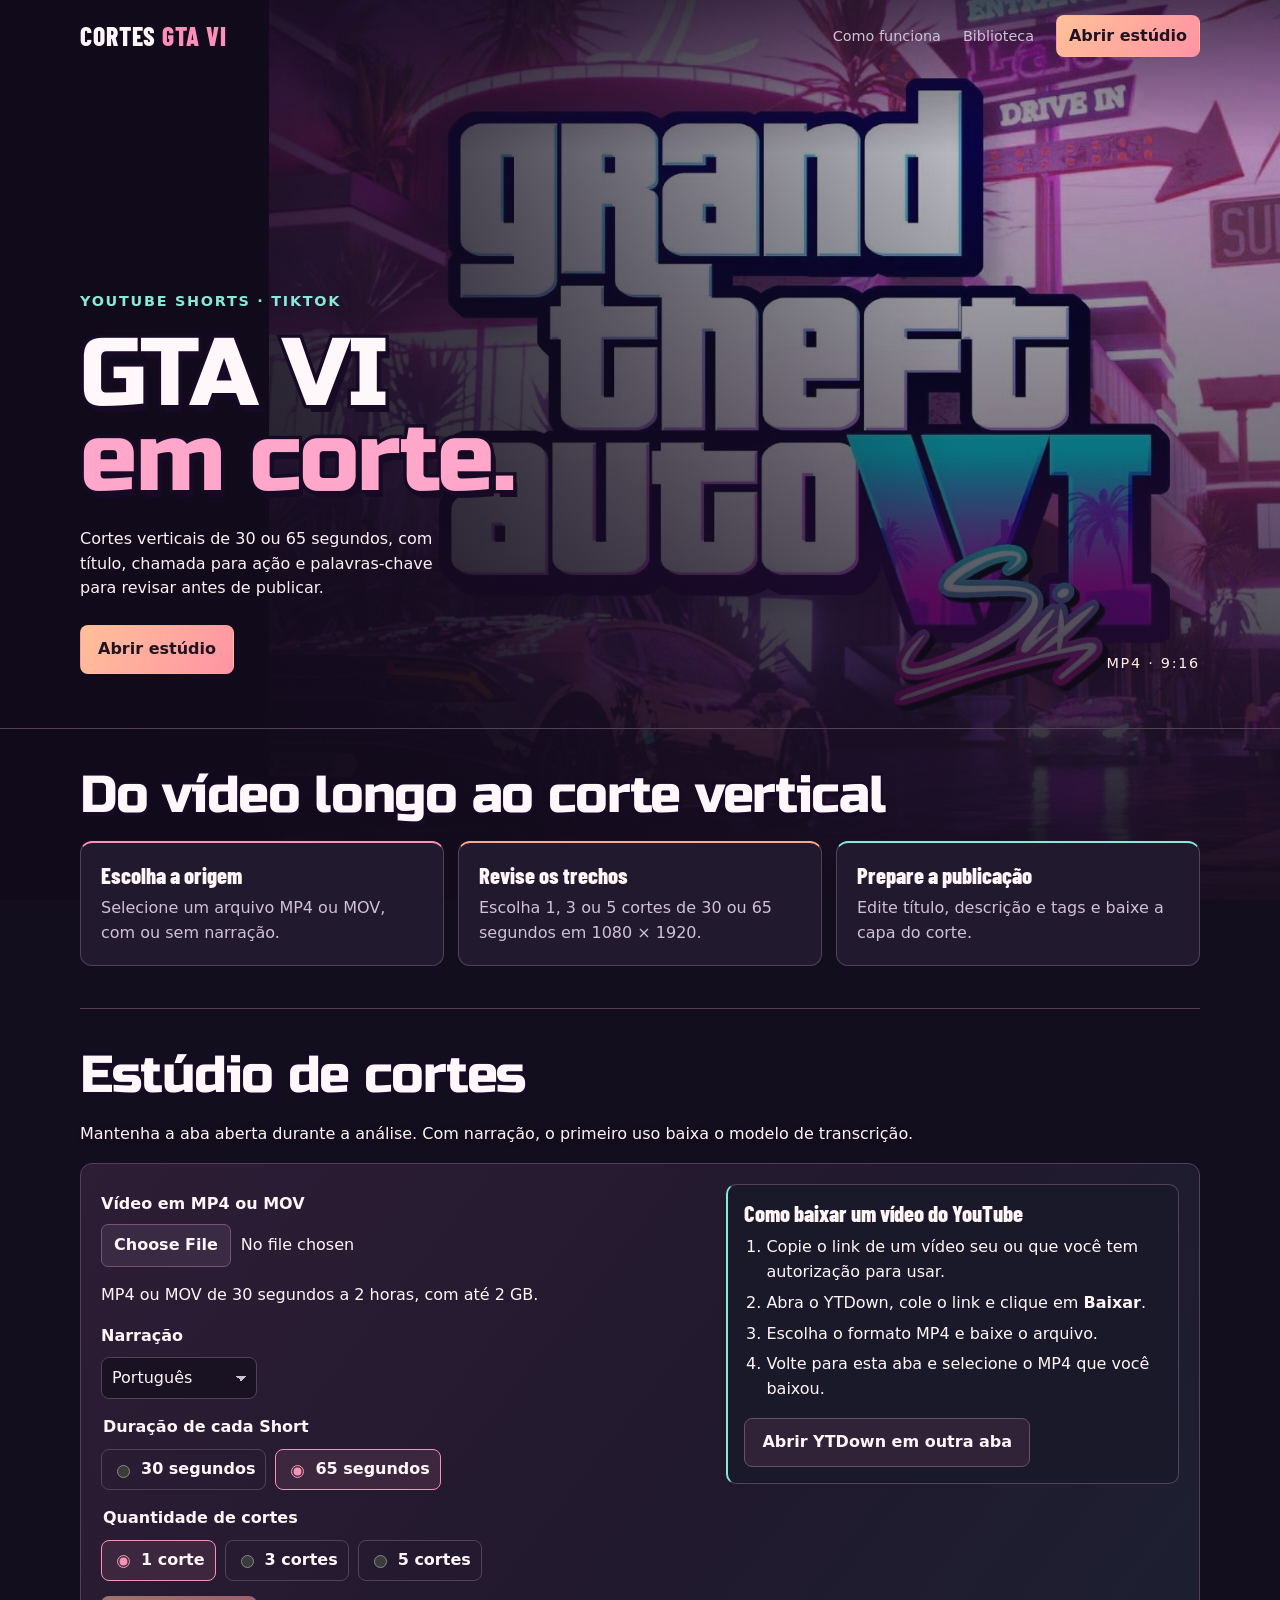
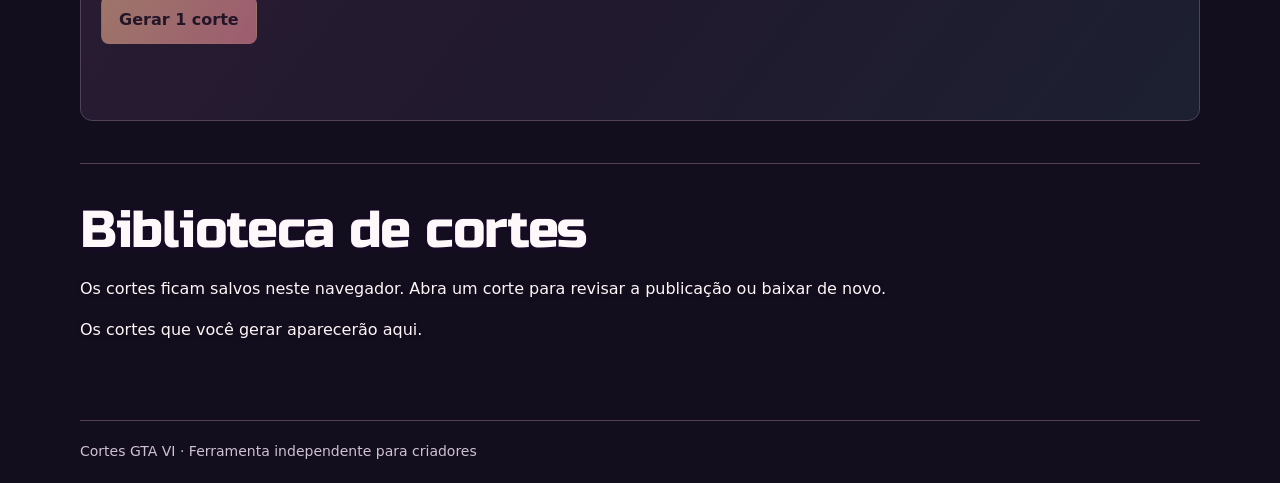
<file: index.html>
<!doctype html>
<html lang="pt-BR">
<head>
<meta charset="utf-8">
<meta name="viewport" content="width=device-width,initial-scale=1">
<meta name="description" content="Cortes verticais de GTA VI para Shorts e TikTok, com texto para publicar.">
<title>Cortes GTA VI — Estúdio de cortes</title>
<link rel="stylesheet" href="style.css">
<script type="module" src="app.js"></script>
</head>
<body>
<div class="fundo-pagina" data-cena="neon" aria-hidden="true">
<img data-fundo="neon" src="assets/vice-city-neon.webp" alt="" width="1920" height="1080" fetchpriority="high">
<img data-fundo="personagens" src="assets/vice-city-personagens.webp" alt="" width="419" height="261" decoding="async">
<img data-fundo="colagem" src="assets/vice-city-colagem.webp" alt="" width="2560" height="1080" decoding="async">
</div>
<header class="wrap top">
<a class="brand" href="./">CORTES <span>GTA VI</span></a>
<nav aria-label="Navegação"><a href="#como-funciona">Como funciona</a><a href="#biblioteca">Biblioteca</a><a class="button small" href="#estudio">Abrir estúdio</a></nav>
</header>
<main>
<section class="hero" aria-labelledby="titulo">
<div class="wrap hero-inner">
<div class="hero-content">
<p class="platforms">YouTube Shorts · TikTok</p>
<h1 class="titulo-secao" id="titulo">GTA VI<br><em>em corte.</em></h1>
<p>Cortes verticais de 30 ou 65 segundos, com título, chamada para ação e palavras-chave para revisar antes de publicar.</p>
<a class="button" href="#estudio">Abrir estúdio</a>
</div>
<p class="hero-format">MP4 · 9:16</p>
</div>
</section>
<section class="wrap steps" id="como-funciona">
<h2 class="titulo-secao">Do vídeo longo ao corte vertical</h2>
<div class="steps-grid">
<div><h3>Escolha a origem</h3><p>Selecione um arquivo MP4 ou MOV, com ou sem narração.</p></div>
<div><h3>Revise os trechos</h3><p>Escolha 1, 3 ou 5 cortes de 30 ou 65 segundos em 1080 × 1920.</p></div>
<div><h3>Prepare a publicação</h3><p>Edite título, descrição e tags e baixe a capa do corte.</p></div>
</div>
</section>
<section class="wrap studio" id="estudio">
<h2 class="titulo-secao">Estúdio de cortes</h2>
<p id="estado" role="status">Mantenha a aba aberta durante a análise. Com narração, o primeiro uso baixa o modelo de transcrição.</p>
<div class="pane entrada-painel" id="editor-previa">
<div class="entrada-grid">
<div>
<label for="entrada">Vídeo em MP4 ou MOV</label>
<input id="entrada" type="file" accept=".mp4,.mov,video/mp4,video/quicktime">
<p id="arquivo" role="status">MP4 ou MOV de 30 segundos a 2 horas, com até 2 GB.</p>
<p id="video-carregado" role="status" hidden></p>
<label for="idioma-local">Narração</label>
<select id="idioma-local"><option value="pt">Português</option><option value="en">Inglês</option><option value="visual">Sem narração</option></select>
<fieldset class="quantidade">
<legend>Duração de cada Short</legend>
<div class="origens">
<label><input type="radio" name="duracao-corte" value="30"> 30 segundos</label>
<label><input type="radio" name="duracao-corte" value="65" checked> 65 segundos</label>
</div>
</fieldset>
<fieldset class="quantidade">
<legend>Quantidade de cortes</legend>
<div class="origens">
<label><input type="radio" name="quantidade" value="1" checked> 1 corte</label>
<label><input type="radio" name="quantidade" value="3"> 3 cortes</label>
<label><input type="radio" name="quantidade" value="5"> 5 cortes</label>
</div>
</fieldset>
<div class="acoes-locais">
<button class="button" id="gerar-local" type="button" disabled>Gerar 1 corte</button>
<button class="button secondary" id="cancelar-local" type="button" hidden>Cancelar</button>
</div>
</div>
<div class="video-origem">
<video id="video" controls playsinline preload="metadata" aria-label="Prévia do vídeo original" hidden></video>
<a class="button secondary" id="baixar-original" download hidden>Baixar vídeo original</a>
<aside class="guia-download" aria-labelledby="titulo-guia-download">
<h3 id="titulo-guia-download">Como baixar um vídeo do YouTube</h3>
<ol>
<li>Copie o link de um vídeo seu ou que você tem autorização para usar.</li>
<li>Abra o YTDown, cole o link e clique em <strong>Baixar</strong>.</li>
<li>Escolha o formato MP4 e baixe o arquivo.</li>
<li>Volte para esta aba e selecione o MP4 que você baixou.</li>
</ol>
<a class="button secondary" href="https://app.ytdown.to/pt32/" target="_blank" rel="noopener noreferrer">Abrir YTDown em outra aba</a>
</aside>
</div>
</div>
<progress id="progresso-local" aria-label="Progresso do estúdio" max="100" value="0" hidden></progress>
<p id="estado-local" role="status" aria-live="polite"></p>
</div>
</section>
<section class="wrap studio" id="biblioteca" aria-labelledby="titulo-biblioteca">
<h2 class="titulo-secao" id="titulo-biblioteca">Biblioteca de cortes</h2>
<p>Os cortes ficam salvos neste navegador. Abra um corte para revisar a publicação ou baixar de novo.</p>
<p id="estado-biblioteca" role="status">Carregando a biblioteca…</p>
<ul class="lista-cortes" id="lista-cortes"></ul>
<div id="detalhes-corte" class="detalhes-grid" hidden>
<section class="pane">
<h3 id="nome-corte">Prévia</h3>
<p id="info-corte"></p>
<div class="midia-dupla">
<div>
<h4>Vídeo</h4>
<video id="video-corte" controls playsinline preload="metadata" aria-label="Vídeo do corte selecionado"></video>
</div>
<div>
<h4>Capa</h4>
<div class="capa-preview">
<img id="capa-corte" alt="Capa do corte com gancho e chamada para ação" hidden>
<p id="capa-vazia">Gere uma capa com o gancho e a chamada para ação.</p>
</div>
</div>
</div>
<div class="acoes-locais">
<a class="button" id="baixar-local" download="gta-vi-corte.mp4">Baixar MP4</a>
<a class="button secondary" id="baixar-capa" download="gta-vi-capa.jpg" hidden>Baixar capa</a>
<button class="text-button" id="excluir-corte" type="button">Excluir corte</button>
</div>
</section>
<form class="pane" id="publicacao-form">
<h3>Texto para publicar</h3>
<label for="titulo-corte">Título</label>
<input class="campo" id="titulo-corte" maxlength="100" required>
<label for="descricao-corte">Descrição</label>
<textarea id="descricao-corte" rows="4" maxlength="1000" required></textarea>
<label for="tags-corte">Tags</label>
<textarea id="tags-corte" rows="2" maxlength="400" required aria-describedby="ajuda-tags"></textarea>
<p class="campo-ajuda" id="ajuda-tags">Separe 5 ou mais tags por vírgula.</p>
<fieldset class="capa-campos">
<legend>Texto da capa</legend>
<label for="hook-corte">Gancho</label>
<input class="campo" id="hook-corte" maxlength="80" required>
<label for="cta-corte">Chamada para ação</label>
<input class="campo" id="cta-corte" maxlength="48" required>
</fieldset>
<div class="acoes-locais">
<button class="button" id="salvar-texto" type="submit">Salvar texto</button>
<button class="button secondary" id="copiar-texto" type="button">Copiar publicação</button>
<button class="button secondary" id="refazer-capa" type="button">Atualizar capa</button>
<button class="button secondary" id="usar-quadro" type="button" aria-describedby="ajuda-quadro">Usar quadro atual</button>
</div>
<p class="campo-ajuda quadro-ajuda" id="ajuda-quadro">Pause a prévia na cena que você quer usar na capa.</p>
<p id="estado-publicacao" role="status"></p>
</form>
</div>
</section>

</main>
<footer class="wrap foot">Cortes GTA VI · Ferramenta independente para criadores</footer>
</body>
</html>
</file>
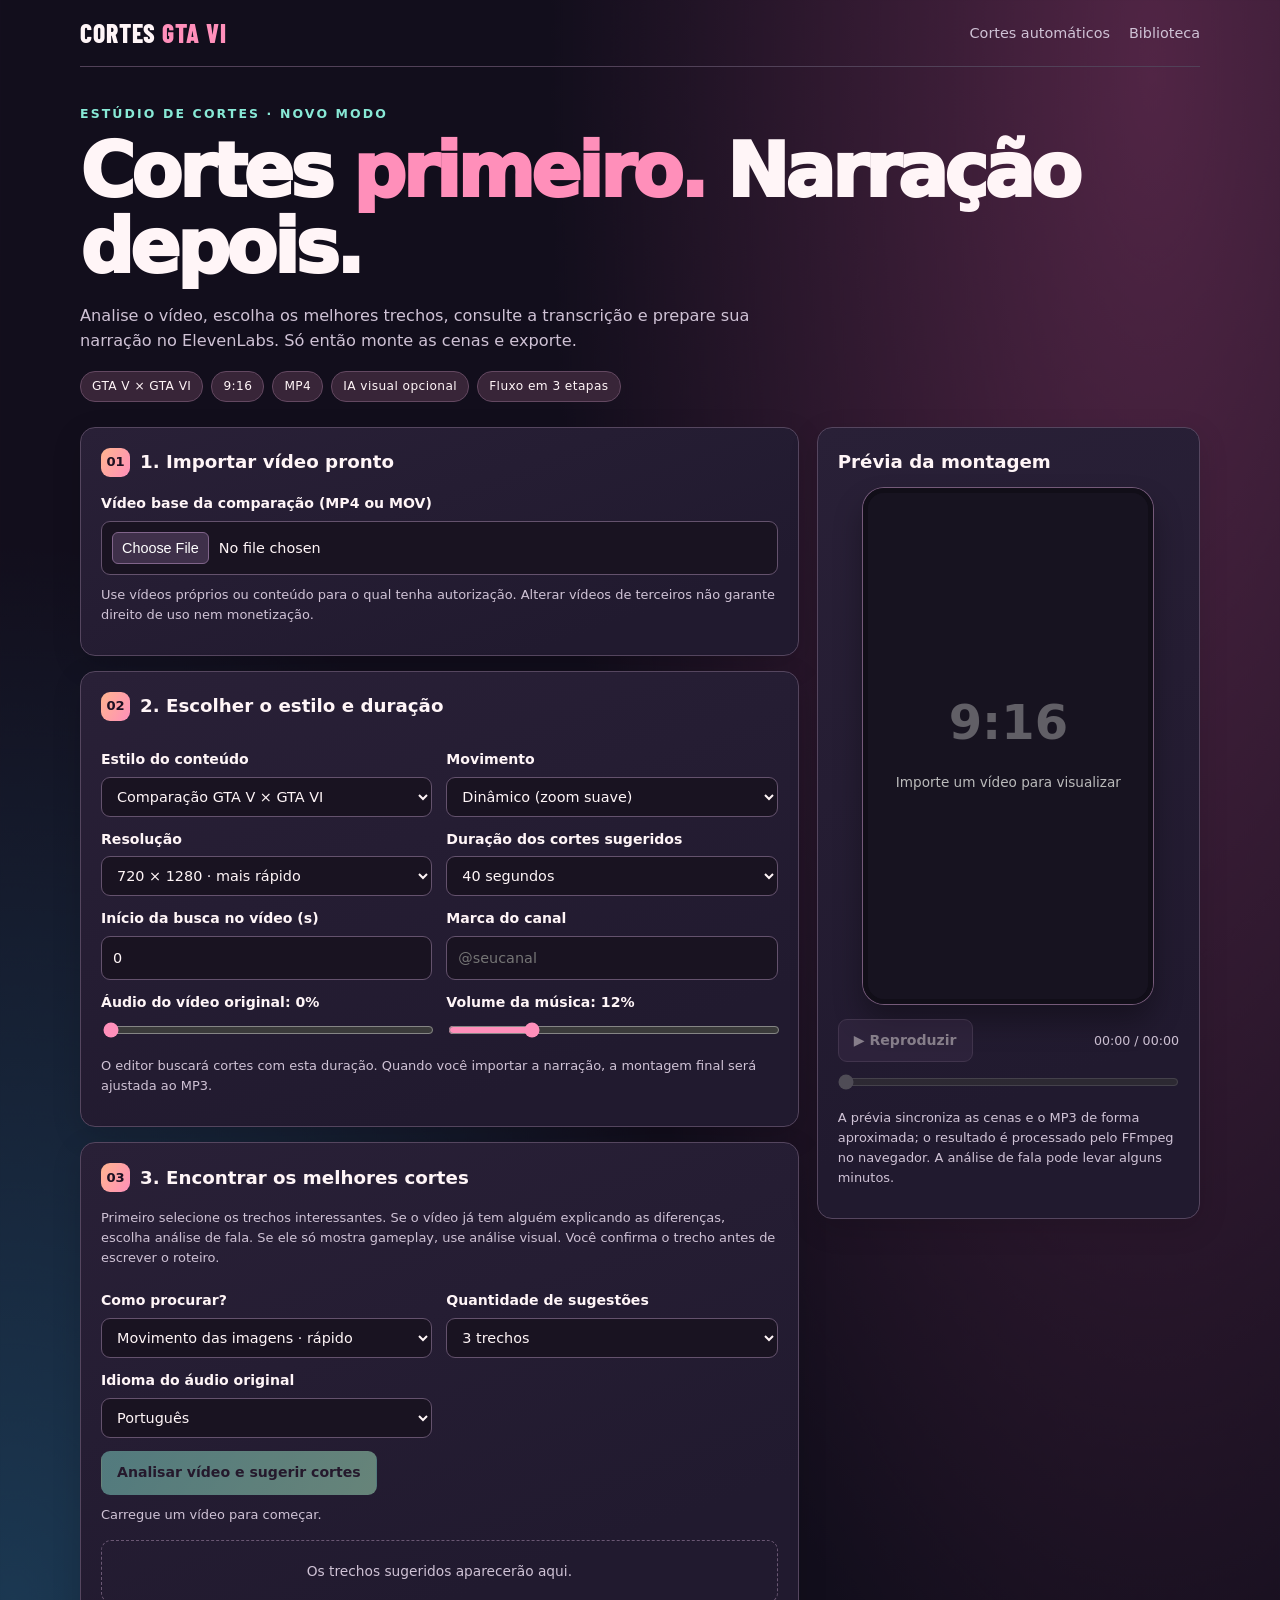
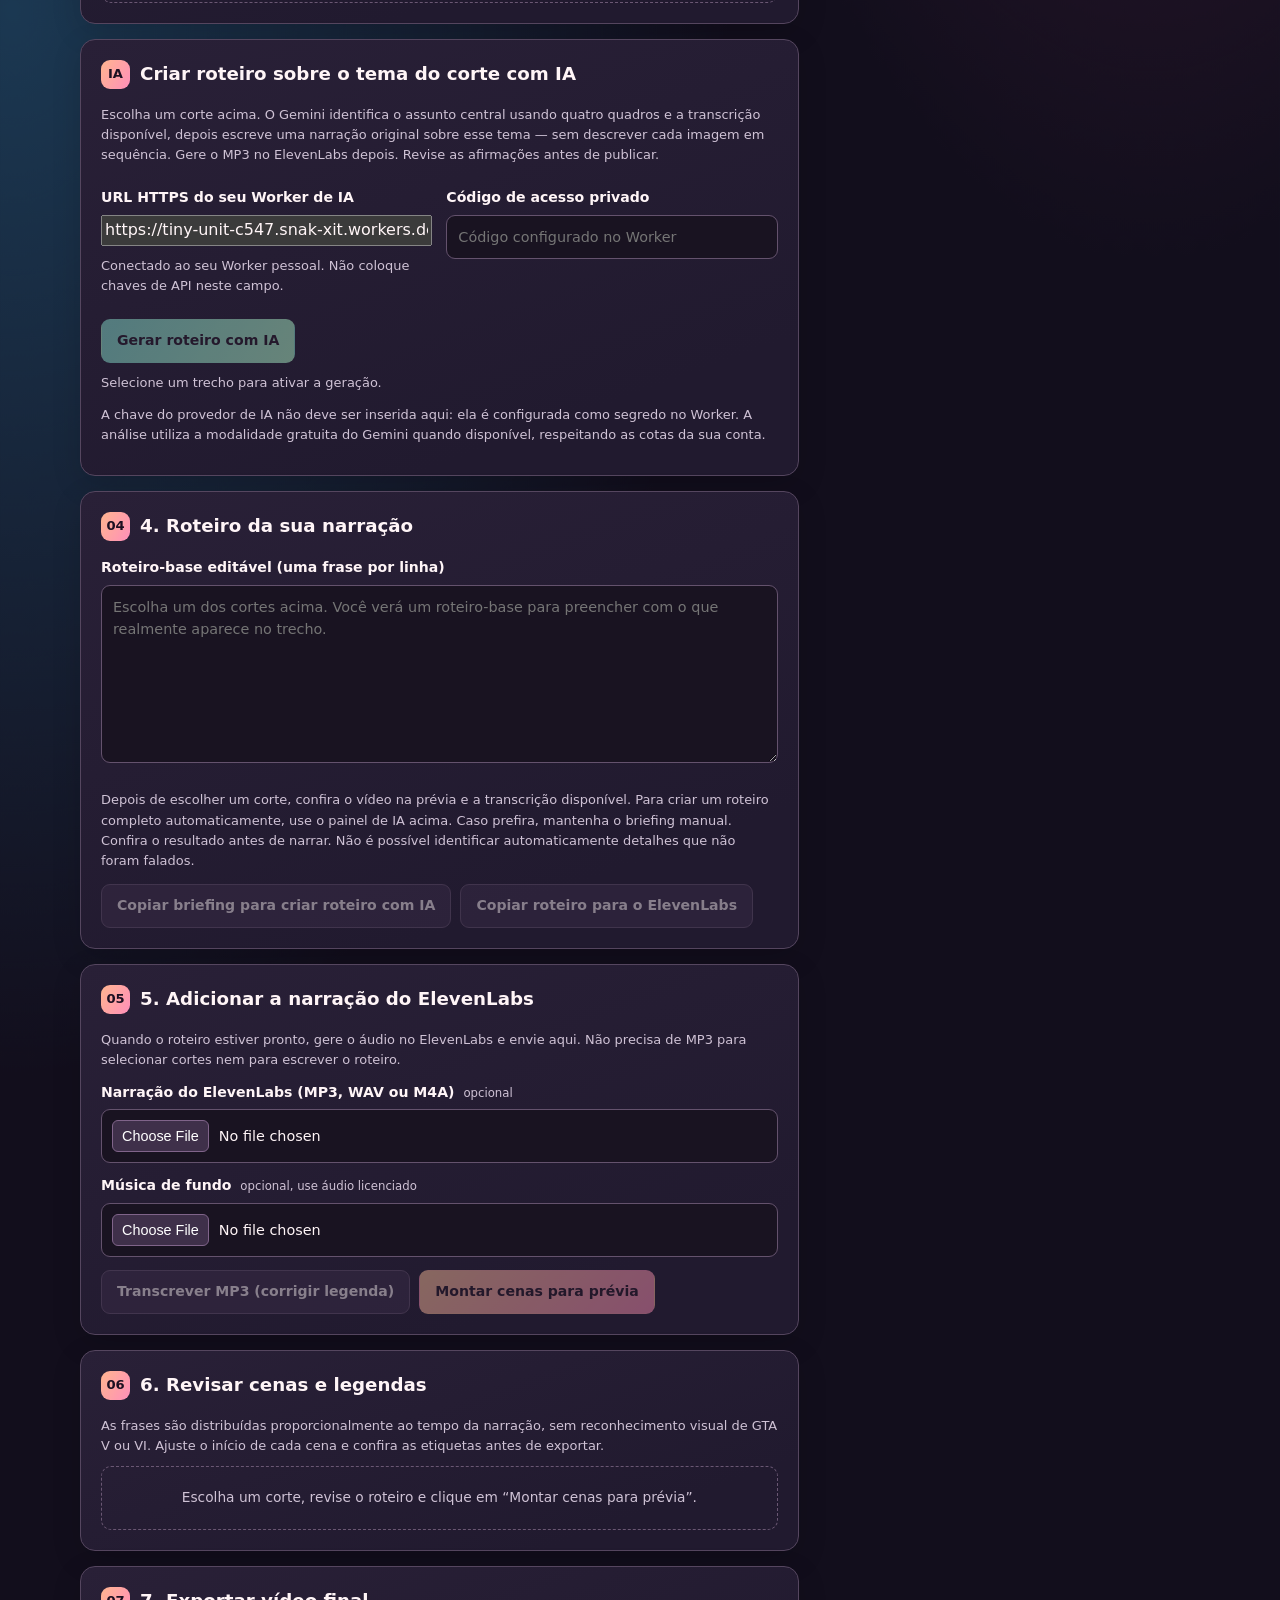
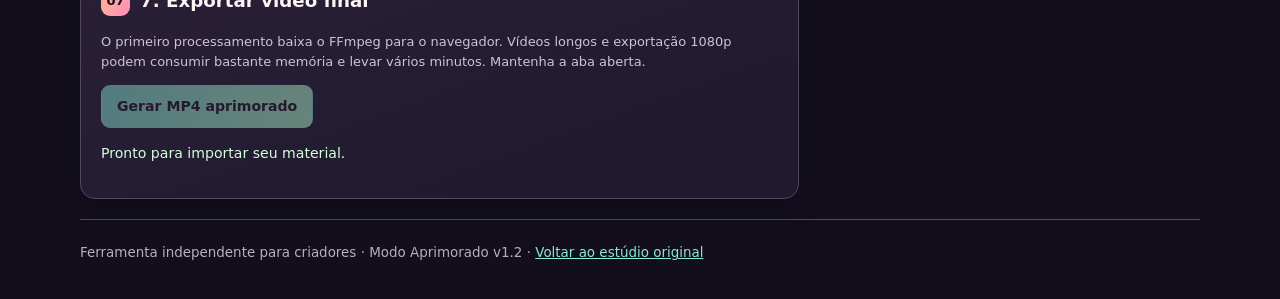
<file: aprimorado.html>
<!DOCTYPE html>

<html lang="pt-BR">
<head>
<meta charset="utf-8"/>
<meta content="width=device-width, initial-scale=1" name="viewport"/>
<meta content="Modo Cortes Aprimorados: edição narrada de comparações, teorias e curiosidades de GTA V e GTA VI." name="description"/>
<title>Cortes GTA VI — Cortar primeiro, narrar depois</title>
<link href="style.css" rel="stylesheet"/>
<link href="aprimorado.css" rel="stylesheet"/>
<script src="aprimorado.js" type="module"></script>
<script src="aprimorado-ia-ui.js" type="module"></script>
</head>
<body class="editor-avancado">
<header class="av-header wrap">
<a class="brand" href="./">CORTES <span>GTA VI</span></a>
<nav aria-label="Navegação"><a href="./#estudio">Cortes automáticos</a><a href="./#biblioteca">Biblioteca</a></nav>
</header>
<main class="wrap">
<section class="av-title">
<p class="eyebrow">ESTÚDIO DE CORTES · NOVO MODO</p>
<h1>Cortes <em>primeiro.</em> Narração depois.</h1>
<p>Analise o vídeo, escolha os melhores trechos, consulte a transcrição e prepare sua narração no ElevenLabs. Só então monte as cenas e exporte.</p>
<div class="av-badges"><span>GTA V × GTA VI</span><span>9:16</span><span>MP4</span><span>IA visual opcional</span><span>Fluxo em 3 etapas</span></div>
</section>
<div class="av-layout">
<div class="av-left">
<section aria-labelledby="arquivos-title" class="av-panel">
<div class="section-head"><span class="step-number">01</span><h2 id="arquivos-title">1. Importar vídeo pronto</h2></div>
<label for="video-file">Vídeo base da comparação (MP4 ou MOV)</label>
<input accept=".mp4,.mov,video/mp4,video/quicktime" id="video-file" type="file"/>




<p class="hint">Use vídeos próprios ou conteúdo para o qual tenha autorização. Alterar vídeos de terceiros não garante direito de uso nem monetização.</p>
</section>
<section aria-labelledby="config-title" class="av-panel">
<div class="section-head"><span class="step-number">02</span><h2 id="config-title">2. Escolher o estilo e duração</h2></div>
<div class="two-cols">
<div><label for="preset">Estilo do conteúdo</label><select id="preset"><option value="comparacao">Comparação GTA V × GTA VI</option><option value="teoria">Teorias e mistérios</option><option value="curiosidade">Curiosidades / Easter eggs</option></select></div>
<div><label for="intensity">Movimento</label><select id="intensity"><option value="dinamico">Dinâmico (zoom suave)</option><option value="suave">Suave (sem zoom)</option></select></div>
<div><label for="quality">Resolução</label><select id="quality"><option value="720">720 × 1280 · mais rápido</option><option value="1080">1080 × 1920 · alta qualidade</option></select></div>
<div><label for="duration">Duração dos cortes sugeridos</label><select id="duration"><option value="20">20 segundos</option><option value="30">30 segundos</option><option selected="" value="40">40 segundos</option><option value="60">60 segundos</option><option value="65">65 segundos</option></select></div>
<div><label for="source-start">Início da busca no vídeo (s)</label><input id="source-start" min="0" step="0.1" type="number" value="0"/></div>
<div><label for="handle">Marca do canal</label><input id="handle" maxlength="32" placeholder="@seucanal" type="text"/></div>
<div><label for="original-volume">Áudio do vídeo original: <output id="original-label">0%</output></label><input id="original-volume" max="100" min="0" step="5" type="range" value="0"/></div>
<div><label for="music-volume">Volume da música: <output id="music-label">12%</output></label><input id="music-volume" max="50" min="0" step="2" type="range" value="12"/></div>
</div>
<p class="hint">O editor buscará cortes com esta duração. Quando você importar a narração, a montagem final será ajustada ao MP3.</p>
</section><section aria-labelledby="cuts-title" class="av-panel" id="encontrar-cortes">
<div class="section-head"><span class="step-number">03</span><h2 id="cuts-title">3. Encontrar os melhores cortes</h2></div>
<p class="hint">Primeiro selecione os trechos interessantes. Se o vídeo já tem alguém explicando as diferenças, escolha análise de fala. Se ele só mostra gameplay, use análise visual. Você confirma o trecho antes de escrever o roteiro.</p>
<div class="two-cols">
<div><label for="cut-method">Como procurar?</label><select id="cut-method"><option value="visual">Movimento das imagens · rápido</option><option value="fala">Falas do vídeo · Whisper (mais demorado)</option></select></div>
<div><label for="cut-count">Quantidade de sugestões</label><select id="cut-count"><option value="1">1 trecho</option><option selected="selected" value="3">3 trechos</option><option value="5">5 trechos</option></select></div>
<div><label for="video-language">Idioma do áudio original</label><select id="video-language"><option value="pt">Português</option><option value="en">Inglês</option></select></div>
</div>
<div class="inline-actions"><button class="av-button main" disabled="disabled" id="analyze-cuts" type="button">Analisar vídeo e sugerir cortes</button><button class="av-button ghost" hidden="hidden" id="abort-analysis" type="button">Cancelar análise</button></div>
<p aria-live="polite" class="hint" id="cut-status" role="status">Carregue um vídeo para começar.</p>
<div class="cut-list" id="cut-list"><p class="empty">Os trechos sugeridos aparecerão aqui.</p></div>
</section>
<section aria-labelledby="ia-title" class="av-panel" id="gerador-ia">
<div class="section-head"><span class="step-number">IA</span><h2 id="ia-title">Criar roteiro sobre o tema do corte com IA</h2></div>
<p class="hint">Escolha um corte acima. O Gemini identifica o assunto central usando quatro quadros e a transcrição disponível, depois escreve uma narração original sobre esse tema — sem descrever cada imagem em sequência. Gere o MP3 no ElevenLabs depois. Revise as afirmações antes de publicar.</p>
<div class="two-cols">
<div><label for="ia-endpoint">URL HTTPS do seu Worker de IA</label><input id="ia-endpoint" type="url" value="https://tiny-unit-c547.snak-xit.workers.dev" readonly aria-describedby="ia-endpoint-help"/><p class="hint" id="ia-endpoint-help">Conectado ao seu Worker pessoal. Não coloque chaves de API neste campo.</p></div>
<div><label for="ia-code">Código de acesso privado</label><input id="ia-code" type="password" placeholder="Código configurado no Worker" autocomplete="off"/></div>
</div>
<div class="inline-actions"><button type="button" id="ia-generate" class="av-button main" disabled>Gerar roteiro com IA</button><button type="button" id="ia-cancel" class="av-button ghost" hidden>Cancelar</button></div>
<p id="ia-status" class="hint" role="status" aria-live="polite">Selecione um trecho para ativar a geração.</p>
<div id="ia-evidence" class="ia-evidence"></div>
<p class="hint">A chave do provedor de IA não deve ser inserida aqui: ela é configurada como segredo no Worker. A análise utiliza a modalidade gratuita do Gemini quando disponível, respeitando as cotas da sua conta.</p>
</section>
<section aria-labelledby="script-title" class="av-panel">
<div class="section-head"><span class="step-number">04</span><h2 id="script-title">4. Roteiro da sua narração</h2></div>
<label for="script">Roteiro-base editável (uma frase por linha)</label>
<div class="cut-reference" hidden="hidden" id="cut-reference"><strong>Referência do corte escolhido</strong><p id="cut-reference-time"></p><p id="cut-transcript"></p><p class="hint">A transcrição ajuda a entender o trecho; escreva seus próprios comentários e confirme na imagem. Esse texto não é inserido automaticamente na narração.</p></div><textarea id="script" placeholder="Escolha um dos cortes acima. Você verá um roteiro-base para preencher com o que realmente aparece no trecho." rows="7"></textarea>
<p class="hint">Depois de escolher um corte, confira o vídeo na prévia e a transcrição disponível. Para criar um roteiro completo automaticamente, use o painel de IA acima. Caso prefira, mantenha o briefing manual. Confira o resultado antes de narrar. Não é possível identificar automaticamente detalhes que não foram falados.</p>
<div class="inline-actions"><button class="av-button ghost" disabled="disabled" id="copy-brief" type="button">Copiar briefing para criar roteiro com IA</button><button class="av-button ghost" disabled="disabled" id="copy-script" type="button">Copiar roteiro para o ElevenLabs</button></div>
</section><section aria-labelledby="narracao-title" class="av-panel" id="narracao-etapa"><div class="section-head"><span class="step-number">05</span><h2 id="narracao-title">5. Adicionar a narração do ElevenLabs</h2></div><p class="hint">Quando o roteiro estiver pronto, gere o áudio no ElevenLabs e envie aqui. Não precisa de MP3 para selecionar cortes nem para escrever o roteiro.</p><label for="voice-file">Narração do ElevenLabs (MP3, WAV ou M4A) <small>opcional</small></label><input accept=".mp3,.wav,.m4a,audio/*" id="voice-file" type="file"/><label for="music-file">Música de fundo <small>opcional, use áudio licenciado</small></label><input accept=".mp3,.wav,.m4a,audio/*" id="music-file" type="file"/><div class="inline-actions"><button class="av-button ghost" disabled="disabled" id="transcribe" type="button">Transcrever MP3 (corrigir legenda)</button><button class="av-button" disabled="disabled" id="prepare" type="button">Montar cenas para prévia</button></div></section>
<section aria-labelledby="scenes-title" class="av-panel">
<div class="section-head"><span class="step-number">06</span><h2 id="scenes-title">6. Revisar cenas e legendas</h2></div>
<p class="hint">As frases são distribuídas proporcionalmente ao tempo da narração, sem reconhecimento visual de GTA V ou VI. Ajuste o início de cada cena e confira as etiquetas antes de exportar.</p>
<div class="scene-list" id="scenes"><p class="empty">Escolha um corte, revise o roteiro e clique em “Montar cenas para prévia”.</p></div>
</section>
<section aria-labelledby="export-title" class="av-panel">
<div class="section-head"><span class="step-number">07</span><h2 id="export-title">7. Exportar vídeo final</h2></div>
<p class="hint">O primeiro processamento baixa o FFmpeg para o navegador. Vídeos longos e exportação 1080p podem consumir bastante memória e levar vários minutos. Mantenha a aba aberta.</p>
<div class="inline-actions"><button class="av-button main" disabled="" id="render" type="button">Gerar MP4 aprimorado</button><button class="av-button ghost" hidden="" id="cancel" type="button">Cancelar</button></div>
<progress hidden="" id="progress" max="100" value="0"></progress><p aria-live="polite" class="status" id="status" role="status">Pronto para importar seu material.</p>
<div hidden="" id="result"><h3>Seu vídeo está pronto</h3><video controls="" id="rendered-video" playsinline=""></video><a class="av-button main" download="gta-vi-aprimorado.mp4" id="download">Baixar MP4</a></div>
</section>
</div>
<aside class="av-right">
<section class="av-panel preview-panel">
<h2>Prévia da montagem</h2>
<div class="phone"><video id="preview-video" muted="" playsinline="" preload="metadata"></video><div class="preview-layer" id="preview-layer"><div class="game-label" id="preview-label">GTA V × GTA VI</div><div class="preview-caption" id="preview-caption">SUA COMPARAÇÃO AQUI</div><div class="preview-brand" id="preview-brand"></div></div><div class="preview-placeholder" id="preview-placeholder"><span>9:16</span><p>Importe um vídeo para visualizar</p></div></div>
<audio id="voice-player" preload="metadata"></audio>
<div class="player-controls"><button class="av-button ghost" disabled="" id="play-preview" type="button">▶ Reproduzir</button><span id="preview-clock">00:00 / 00:00</span></div>
<input aria-label="Posição na prévia" disabled="" id="scrubber" max="1000" min="0" type="range" value="0"/>
<p class="hint">A prévia sincroniza as cenas e o MP3 de forma aproximada; o resultado é processado pelo FFmpeg no navegador. A análise de fala pode levar alguns minutos.</p>
</section>
</aside>
</div>
</main>
<footer class="wrap av-footer">Ferramenta independente para criadores · Modo Aprimorado v1.2 · <a href="./">Voltar ao estúdio original</a></footer>
</body>
</html>
</file>
<file: style.css>
@font-face {
  font-family: "Barlow Condensed";
  src: url("assets/barlow-condensed-extrabold.ttf") format("truetype");
  font-weight: 800;
  font-display: swap;
}
@font-face {
  font-family: "Russo One";
  src: url("assets/russo-one.ttf") format("truetype");
  font-weight: 400;
  font-display: swap;
}

:root {
  color-scheme: dark;
  background: #130e1d;
  color: #fff5f7;
  font: 16px/1.55 system-ui, sans-serif;
  --muted: #cfc1d6;
  --hot: #ffa989;
  --pink: #ff8fba;
  --aqua: #88e9d6;
  --edge: #514258;
  --panel: #21192e;
  --surface: #191223;
  --display: "Barlow Condensed", "Arial Narrow", system-ui, sans-serif;
}
* { box-sizing: border-box; }
body { margin: 0; isolation: isolate; }
.fundo-pagina {
  position: fixed;
  inset: 0;
  z-index: -1;
  pointer-events: none;
  background: #130e1d;
}
.fundo-pagina img, .fundo-pagina::after { position: absolute; inset: 0; width: 100%; height: 100%; }
.fundo-pagina img {
  object-fit: cover;
  object-position: center;
  opacity: 0;
  transition: opacity 480ms ease;
}
.fundo-pagina [data-fundo="neon"] { left: 21%; width: 79%; }
.fundo-pagina[data-cena="neon"] [data-fundo="neon"],
.fundo-pagina[data-cena="personagens"] [data-fundo="personagens"],
.fundo-pagina[data-cena="colagem"] [data-fundo="colagem"] { opacity: 1; }
.fundo-pagina::after {
  content: "";
  background: linear-gradient(90deg, #100a1af5, #100a1ab8 36%, #100a1a3b 75%),
              linear-gradient(0deg, #130e1df5, #130e1d10 83%, #130e1da8);
}
.wrap { width: min(1120px, calc(100% - 40px)); margin-inline: auto; }
.top { display: flex; min-height: 72px; justify-content: space-between; align-items: center; gap: 16px; padding: 12px 0; }
a { color: inherit; }
.brand { font: 800 1.6rem/.95 var(--display); letter-spacing: .035em; text-decoration: none; white-space: nowrap; }
.brand span { color: var(--pink); }
nav { display: flex; align-items: center; gap: 22px; }
nav a { font-size: .9rem; }
nav a:not(.button) { text-decoration: none; color: var(--muted); }
nav a:hover:not(.button) { color: var(--aqua); }
.button {
  display: inline-block;
  padding: 11px 17px;
  background: linear-gradient(125deg, #ffc198, #ff93a4);
  color: #211321;
  border: 1px solid transparent;
  border-radius: 8px;
  font: inherit;
  font-weight: 750;
  text-decoration: none;
  cursor: pointer;
}
.button:not(:disabled):hover { filter: brightness(1.08); }
.small { padding: 8px 12px; }
.secondary { background: #302338; color: #fff5f7; border-color: #66506a; }
:where(a, button, input, select, textarea):focus-visible {
  outline: 2px solid var(--aqua);
  outline-offset: 3px;
}
.titulo-secao {
  font-family: "Russo One", system-ui, sans-serif;
  font-weight: 400;
  letter-spacing: -.025em;
  color: #fff8fb;
  paint-order: stroke fill;
  -webkit-text-stroke: .07em #160a25;
  text-shadow: .045em .07em #160a25;
}
h2.titulo-secao { font-size: clamp(1.85rem, 4.8vw, 3.25rem); line-height: 1.12; margin: 0 0 16px; }
h3 { font: 800 1.4rem/1.1 var(--display); margin: 0 0 6px; }
label { display: block; margin: 8px 0; font-weight: 650; }
input, textarea, video { width: 100%; max-width: 100%; }
input, textarea { font: inherit; color: inherit; }
textarea { background: var(--surface); border: 1px solid var(--edge); padding: 10px; border-radius: 8px; margin-bottom: 10px; }
video { max-height: 320px; }
[hidden] { display: none !important; }
fieldset { border: 0; margin: 0 0 18px; padding: 0; min-width: 0; }
legend { font-weight: 750; margin-bottom: 9px; }
.origens { display: flex; gap: 9px; flex-wrap: wrap; }
.origens label { display: flex; gap: 8px; align-items: center; border: 1px solid var(--edge); border-radius: 8px; padding: 7px 10px; margin: 0; cursor: pointer; }
.origens input { width: auto; accent-color: var(--pink); }
.origens label:has(input:checked) { border-color: var(--pink); background: #3d273e; }

.hero {
  display: grid;
  align-items: end;
  min-height: clamp(550px, 73svh, 715px);
  border-bottom: 1px solid var(--edge);
}
.hero-inner { display: grid; align-items: end; grid-template-columns: minmax(0, 1fr) auto; gap: 16px; padding: 64px 0 54px; }
.hero-content { max-width: 510px; animation: intro 550ms ease-out both; }
.platforms { margin: 0 0 20px; color: var(--aqua); font-size: .9rem; font-weight: 750; letter-spacing: .12em; text-transform: uppercase; }
.hero .titulo-secao { margin: 0; font-size: clamp(4.4rem, 7.5vw, 7.25rem); line-height: .89; }
.hero em { font-style: normal; color: #ffa6cb; }
.hero-content p:not(.platforms) { max-width: 360px; margin: 24px 0; color: #fff0f4; }
.hero-format { margin: 0; color: #fff1e8; font-size: .9rem; letter-spacing: .12em; }
.steps, .studio { border-top: 1px solid var(--edge); padding: 38px 0 42px; scroll-margin-top: 14px; }
.steps { border-top: 0; }
.studio > p { text-shadow: 0 1px 4px #130e1d; }
.steps-grid { display: grid; grid-template-columns: repeat(3, minmax(0, 1fr)); gap: 14px; }
.pane, .steps-grid > div { padding: 20px; border: 1px solid var(--edge); background: var(--panel); border-radius: 12px; }
.steps-grid > div { border-top: 2px solid var(--pink); }
.steps-grid > div:nth-child(2) { border-top-color: var(--hot); }
.steps-grid > div:nth-child(3) { border-top-color: var(--aqua); }
.steps-grid p { margin: 8px 0 0; color: var(--muted); }
.entrada-painel { background: linear-gradient(128deg, #2d1d35 0%, var(--panel) 54%, #1c2030 100%); }
#entrada::file-selector-button {
  background: #3a2a43;
  color: #fff5f7;
  border: 1px solid #725577;
  border-radius: 7px;
  font: inherit;
  font-weight: 650;
  padding: 8px 12px;
  margin-right: 10px;
  cursor: pointer;
}
.foot { border-top: 1px solid var(--edge); padding: 20px 0; color: var(--muted); font-size: .875rem; }
@keyframes intro {
  from { opacity: 0; transform: translateY(14px); }
  to { opacity: 1; transform: translateY(0); }
}
@media (max-width: 690px) {
  .wrap { width: calc(100% - 32px); }
  .top { min-height: 62px; }
  nav a:not(.button) { display: none; }
  .hero { min-height: 0; }
  .fundo-pagina [data-fundo="neon"] { left: 0; width: 100%; object-fit: contain; object-position: center 62px; }
  .fundo-pagina [data-fundo="personagens"] { object-fit: contain; object-position: center 35%; }
  .fundo-pagina::after { background: linear-gradient(90deg, #130e1dbf, #130e1d55), linear-gradient(0deg, #130e1d 0%, #130e1dbf 45%, transparent 84%); }
  .fundo-pagina[data-cena="neon"]::after {
    background: linear-gradient(0deg, #130e1d 0%, #130e1d 12%, transparent 36%) 0 62px / 100% 56.25vw no-repeat,
                linear-gradient(#130e1d, #130e1d) 0 0 / 100% 62px no-repeat;
  }
  .hero-inner { grid-template-columns: minmax(0, 1fr); gap: 16px; padding: calc(56.25vw - 10px) 0 28px; }
  .hero .titulo-secao { font-size: clamp(2.8rem, 13vw, 5.6rem); }
  .hero-content p:not(.platforms) { margin: 17px 0 21px; }
  .steps-grid { grid-template-columns: minmax(0, 1fr); }
}
@media (prefers-reduced-motion: reduce) {
  .fundo-pagina img, .hero-content { animation: none; transition: none; }
}
.acoes-locais { display: flex; align-items: center; flex-wrap: wrap; gap: 10px; margin-top: 15px; }
.button:disabled { opacity: .55; cursor: default; }
#progresso-local { display: block; width: 100%; margin-top: 14px; accent-color: var(--hot); }
#estado-local { min-height: 1.5em; }
#idioma-local {
  appearance: none; max-width: 100%; min-width: 150px; padding: 8px 32px 8px 10px;
  border-radius: 8px; border: 1px solid var(--edge); color: inherit; font: inherit;
  background: linear-gradient(45deg, transparent 50%, var(--muted) 50%) right 15px center/5px 5px no-repeat,
              linear-gradient(135deg, var(--muted) 50%, transparent 50%) right 10px center/5px 5px no-repeat, var(--surface);
}
#idioma-local:focus-visible { outline: 2px solid #ffcdb2; outline-offset: 4px; }
.quantidade { margin: 16px 0 0; }
.quadro-ajuda { margin-top: 10px; color: var(--muted); }

.entrada-grid {
  display: grid;
  grid-template-columns: minmax(0, 1fr) minmax(0, .75fr);
  align-items: start;
  gap: 22px;
}
.video-origem video { display: block; border-radius: 10px; background: #100d18; }
#baixar-original { margin-top: 10px; }
.guia-download { padding: 16px; border: 1px solid var(--edge); border-left: 2px solid var(--aqua); border-radius: 10px; background: #1a1929; }
.guia-download ol { padding-left: 22px; margin: 10px 0 16px; }
.guia-download li + li { margin-top: 6px; }
#baixar-original:not([hidden]) + .guia-download { margin-top: 16px; }
.campo {
  width: 100%;
  padding: 10px 12px;
  border: 1px solid var(--edge);
  border-radius: 8px;
  background: var(--surface);
}
.lista-cortes {
  list-style: none;
  display: grid;
  grid-template-columns: repeat(auto-fill, minmax(min(100%, 220px), 1fr));
  gap: 10px;
  padding: 0;
  margin: 14px 0 20px;
}
.lista-cortes button {
  display: grid;
  gap: 5px;
  width: 100%;
  height: 100%;
  border-radius: 10px;
  border: 1px solid var(--edge);
  background: var(--panel);
  color: inherit;
  padding: 12px 14px;
  font: inherit;
  text-align: left;
  cursor: pointer;
}
.lista-cortes strong { white-space: normal; overflow-wrap: anywhere; }
.lista-cortes small { color: var(--muted); font-size: .85rem; }
.lista-cortes button[aria-pressed="true"] { border-color: var(--pink); background: #38273d; }
.detalhes-grid {
  display: grid;
  grid-template-columns: minmax(0, .85fr) minmax(0, 1.15fr);
  gap: 14px;
  align-items: start;
}
.midia-dupla { display: grid; grid-template-columns: repeat(2, minmax(0, 1fr)); gap: 10px; }
.midia-dupla h4 { margin: 0 0 5px; font-size: .9rem; color: var(--muted); }
#video-corte, .capa-preview {
  display: block;
  width: 100%;
  aspect-ratio: 9 / 16;
  max-height: 350px;
  border-radius: 8px;
  background: #110e18;
  border: 1px solid var(--edge);
  object-fit: contain;
}
.capa-preview { display: grid; place-items: center; overflow: hidden; }
.capa-preview img { display: block; width: 100%; height: 100%; object-fit: contain; }
.capa-preview p { padding: 7px; text-align: center; font-size: .85rem; }
.campo-ajuda { margin: 0 0 12px; font-size: .85rem; }
.capa-campos { margin-top: 16px; padding-top: 8px; border-top: 1px solid var(--edge); }
.capa-campos legend { padding-right: 8px; }
.text-button {
  border: 0;
  background: transparent;
  padding: 8px 0;
  color: var(--muted);
  font: inherit;
  cursor: pointer;
  text-decoration: underline;
}
#estado-publicacao, #video-carregado { overflow-wrap: anywhere; }
@media (max-width: 690px) {
  .entrada-grid, .detalhes-grid { grid-template-columns: minmax(0, 1fr); }
}
</file>
<file: aprimorado.css>
:root{--av-bg:#120e1c;--av-pane:#211a2f;--av-line:#514158;--av-pink:#ff8fba;--av-aqua:#88e9d6;--av-gold:#ffd60a;--av-text:#fff5f7;--av-muted:#cfc2d5}
body.editor-avancado{background:radial-gradient(ellipse at 90% 2%,#512545 0%,transparent 37%),radial-gradient(ellipse at 1% 46%,#1b3852 0%,transparent 40%),var(--av-bg);color:var(--av-text);min-height:100vh}
.av-header{display:flex;align-items:center;justify-content:space-between;gap:12px;padding:21px 0;border-bottom:1px solid var(--av-line)}
.av-header nav{display:flex;gap:19px}.av-header nav a{color:var(--av-muted);text-decoration:none;font-size:.9rem}
.av-title{padding:37px 0 25px}.eyebrow{font-size:.78rem;letter-spacing:.17em;color:var(--av-aqua);font-weight:800;margin:0 0 10px}
.av-title h1{font-size:clamp(2.3rem,6vw,4.65rem);line-height:1.03;margin:0;font-weight:950;letter-spacing:-.05em}.av-title h1 em{font-style:normal;color:var(--av-pink)}
.av-title>p:not(.eyebrow){max-width:700px;color:var(--av-muted);font-size:1.01rem;margin:16px 0 18px}
.av-badges{display:flex;gap:8px;flex-wrap:wrap}.av-badges span{padding:5px 11px;font-size:.76rem;letter-spacing:.035em;border:1px solid #634861;border-radius:15px;background:#382538}
.av-layout{display:grid;grid-template-columns:minmax(0,1.5fr) minmax(290px,.8fr);gap:18px;align-items:start}.av-left{min-width:0;display:grid;gap:15px}.av-right{position:sticky;top:16px;min-width:0}
.av-panel{background:linear-gradient(160deg,#292037,#211a2f 80%);border:1px solid #55465f;border-radius:15px;padding:20px;box-shadow:0 9px 30px #0002}
.av-panel h2{font-size:1.14rem;font-weight:800;margin:0}.section-head{display:flex;gap:10px;align-items:center;margin-bottom:16px}.step-number{display:grid;place-items:center;width:29px;height:29px;border-radius:9px;color:#1d1022;font-size:.82rem;font-weight:900;background:linear-gradient(120deg,#ffb58f,#ff8fba)}
.av-panel label{font-weight:670;font-size:.88rem;margin:12px 0 6px}.av-panel label small{font-weight:500;color:var(--av-muted);margin-left:4px}.av-panel input[type=file],.av-panel input[type=number],.av-panel input[type=text],.av-panel select,.av-panel textarea{width:100%;background:#191321;color:#fff5f7;border:1px solid #64526d;border-radius:9px;padding:10px 11px;font:inherit;font-size:.9rem}
.av-panel input[type=file]{padding:10px}.av-panel input::file-selector-button{background:#3f304a;color:#fff;border:1px solid #80648a;border-radius:6px;padding:7px 9px;margin-right:10px;cursor:pointer}.av-panel input[type=range]{accent-color:var(--av-pink);width:100%;cursor:pointer}
.av-panel textarea{resize:vertical;min-height:110px}.hint{font-size:.81rem;line-height:1.55;color:var(--av-muted);margin:10px 0}.two-cols{display:grid;grid-template-columns:repeat(2,minmax(0,1fr));column-gap:14px}.inline-actions{display:flex;gap:9px;align-items:center;flex-wrap:wrap;margin-top:13px}
.av-button{display:inline-flex;align-items:center;justify-content:center;background:linear-gradient(135deg,#ffc198,#ff8fb6);border:1px solid transparent;color:#261626;border-radius:9px;padding:10px 15px;text-decoration:none;cursor:pointer;font:inherit;font-weight:800;font-size:.88rem;min-height:39px}.av-button.main{background:linear-gradient(120deg,#89e9d6,#b7ffcf)}.av-button.ghost{border-color:#66536f;background:#3b2d48;color:#fff5f7}.av-button:disabled{opacity:.46;cursor:not-allowed}.av-button:not(:disabled):hover{filter:brightness(1.08)}
.scene-list{display:grid;gap:9px}.scene{background:#161222;border:1px solid #53465f;border-radius:10px;padding:11px}.scene-header{display:flex;align-items:center;justify-content:space-between;gap:10px;font-size:.86rem;font-weight:800}.scene-header span{color:var(--av-aqua)}.scene-grid{display:grid;grid-template-columns:110px 125px minmax(0,1fr);gap:8px;margin-top:7px}.scene label{margin:0;font-size:.75rem;color:var(--av-muted)}.scene input,.scene select{margin-top:3px!important;padding:7px!important;font-size:.82rem!important}.scene input[type=text]{min-width:0}.empty{font-size:.86rem;color:var(--av-muted);border:1px dashed #6a5773;border-radius:10px;padding:20px;text-align:center;margin:0}
.preview-panel h2{margin:0 0 12px}.phone{position:relative;aspect-ratio:9/16;background:radial-gradient(ellipse at 50% 25%,#63466b,#100e19 70%);max-width:290px;max-height:560px;margin:0 auto;border:5px solid #110e18;border-radius:21px;box-shadow:0 0 0 1px #755a79,0 17px 30px #0005;overflow:hidden}.phone video{position:absolute;inset:0;width:100%;height:100%;object-fit:contain;max-height:none;background:#171220}.preview-layer{position:absolute;inset:0;pointer-events:none;display:flex;flex-direction:column;align-items:center;justify-content:space-between;padding:13% 7% 18%;text-align:center;text-shadow:2px 3px 2px #000,0 0 9px #000}.game-label{font-size:clamp(.85rem,1.5vw,1.16rem);font-weight:950;background:linear-gradient(100deg,#ffd60a,#ffa2bc);color:#251122;padding:6px 11px;border-radius:5px;text-shadow:none;box-shadow:0 4px 0 #0007}.preview-caption{margin:auto 0 13%;font-size:clamp(1rem,2.5vw,1.7rem);font-weight:950;line-height:1.16;text-transform:uppercase;word-break:break-word;-webkit-text-stroke:.35px #000}.preview-caption strong{color:#ffd60a}.preview-caption em{font-style:normal;color:#ff2ea0}.preview-brand{align-self:end;font-size:.74rem;font-weight:900;color:#fff}.preview-placeholder{position:absolute;inset:0;background:#171320;display:flex;flex-direction:column;justify-content:center;align-items:center;color:#bbb}.preview-placeholder span{font-size:3rem;opacity:.45;font-weight:900}.preview-placeholder p{font-size:.85rem}
.player-controls{display:flex;align-items:center;justify-content:space-between;gap:10px;margin-top:15px}.player-controls span{font-size:.79rem;color:var(--av-muted)}#scrubber{width:100%;margin:12px 0 0;accent-color:var(--av-pink)}#progress{width:100%;margin-top:15px;accent-color:var(--av-aqua)}.status{font-size:.88rem;color:#d5ffdc;word-break:break-word}#result{border-top:1px solid #66516c;margin-top:18px;padding-top:17px}#result h3{margin:0 0 10px}#result video{max-height:320px;border-radius:10px;background:#100f15;width:auto;max-width:100%;display:block;margin-bottom:12px}.av-footer{padding:23px 0 35px;margin-top:20px;border-top:1px solid #55465f;color:#bbacc2;font-size:.84rem}.av-footer a{color:var(--av-aqua)}
@media(max-width:850px){.av-layout{grid-template-columns:1fr}.av-right{position:static;grid-row:1}.preview-panel{max-width:700px}.phone{max-width:200px;max-height:355px}.preview-caption{font-size:1.08rem}}
@media(max-width:530px){.av-header nav a:nth-child(2){display:none}.two-cols{grid-template-columns:1fr}.scene-grid{grid-template-columns:100px 1fr}.scene-grid label:last-child{grid-column:1/-1}.av-panel{padding:15px}.av-title{padding-top:25px}}
/* v1.1 — corte antes do roteiro */
.cut-list{display:grid;gap:11px;margin-top:14px}
.cut-card{border:1px solid #655371;background:linear-gradient(130deg,#1b1628,#221b31);border-radius:12px;padding:14px}
.cut-card.chosen{border-color:var(--av-aqua);box-shadow:inset 0 0 0 1px #88e9d650}
.cut-head{display:flex;align-items:center;justify-content:space-between;gap:12px;flex-wrap:wrap}
.cut-head strong{font-size:.95rem}
.cut-head small{color:var(--av-aqua);font-size:.76rem}
.cut-excerpt{font-size:.83rem;color:#e2d8e9;line-height:1.6;margin:11px 0 0;overflow-wrap:anywhere}
.cut-reference{border:1px solid #6c5a7d;border-left:4px solid var(--av-aqua);background:#171525;padding:13px;border-radius:9px;margin:10px 0}
.cut-reference strong{font-size:.9rem}
.cut-reference p{font-size:.85rem;color:#e0d3e9;line-height:1.55;white-space:normal;overflow-wrap:anywhere}
.cut-reference .hint{color:#cab8d3}
#cut-status{min-height:1.6em;overflow-wrap:anywhere}
.av-panel input:disabled,.av-panel select:disabled,.av-panel textarea:disabled{opacity:.55}

/* v1.2 - geração de roteiros por IA visual */
#ia-code{width:100%;background:#191321;color:#fff5f7;border:1px solid #64526d;border-radius:9px;padding:10px 11px;font:inherit;font-size:.9rem}
#ia-status{min-height:1.7em;overflow-wrap:anywhere}
.ia-evidence{border-top:1px solid #58465f;margin-top:12px;padding-top:12px;color:#e1d8e7;font-size:.87rem}
.ia-evidence:empty{display:none}
.ia-evidence strong{display:block;margin:12px 0 4px}
.ia-evidence ul{margin:0 0 10px;padding-left:20px}
.ia-evidence li+li{margin-top:6px}
.ia-evidence p{color:var(--av-muted)}
</file>
